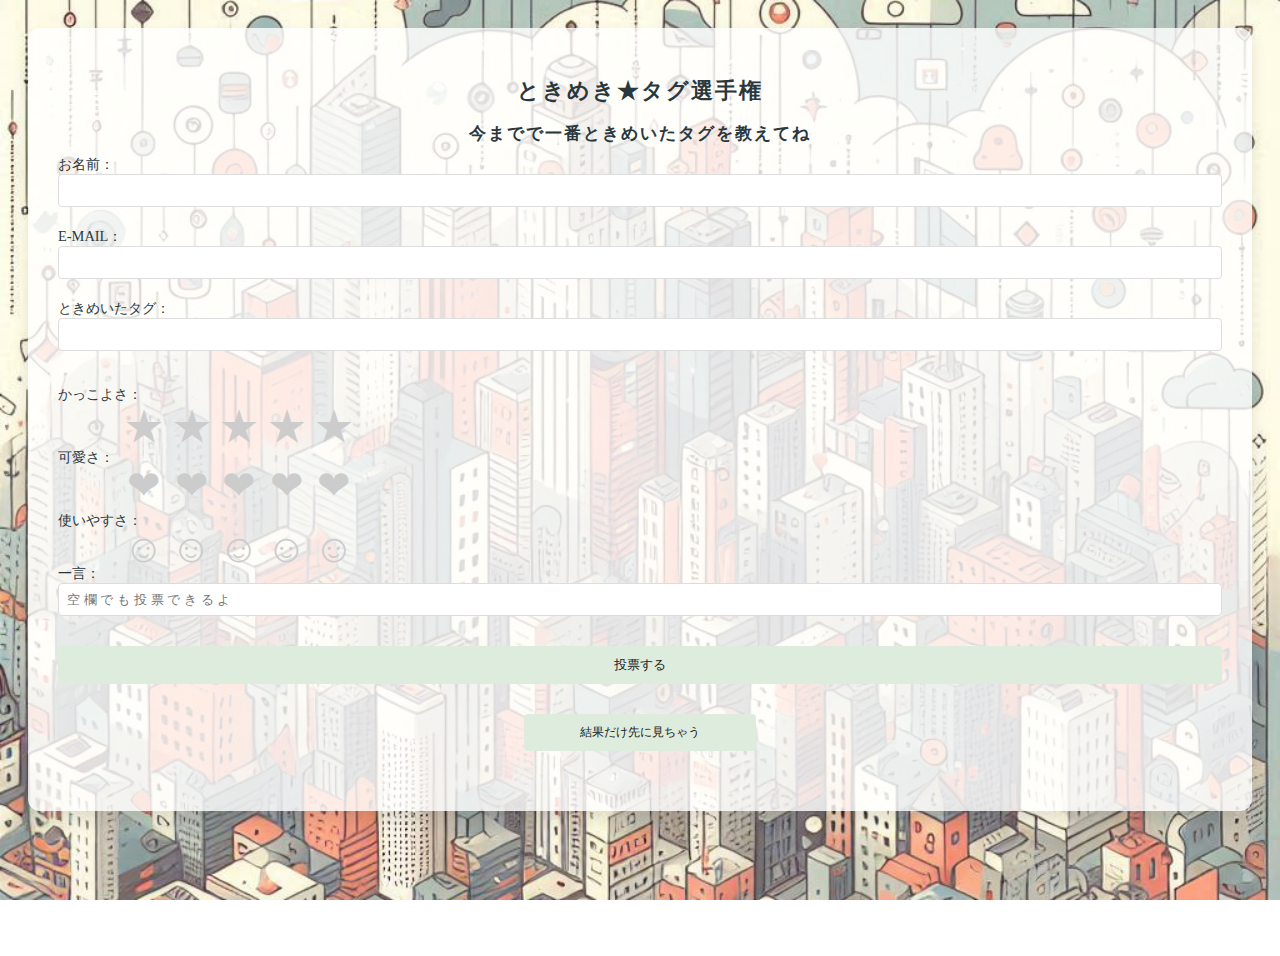
<file: index.html>
<!DOCTYPE html>
<html lang="ja">

<head>
    <meta charset="UTF-8">
    <meta name="viewport" content="width=device-width, initial-scale=1.0">
    <link rel="stylesheet" href="style.css">
    <title>ときめき★タグ選手権</title>
</head>
<body>
    <div class="container">
        <h2>ときめき★タグ選手権</h2>
        <h3>今までで一番ときめいたタグを教えてね</h3>
        <form action="write.php" method="post">
            <div class="form-group">
                <label for="name">お名前：</label>
                <input type="text" id="name" name="name" required>
            </div>
            <div class="form-group">
                <label for="mail">E-MAIL：</label>
                <input type="email" id="mail" name="mail" required>
            </div>
            <div class="form-group">
                <label for="tag">ときめいたタグ：</label>
                <input type="text" id="tag" name="tag" required>
            </div>
            <div class="rating-group">
                <div class="rating-item">
                    <p class="rating-label">かっこよさ：</p>
                    <div class="rating star-rating">
                        <!-- inputとlabelはidとfor属性で紐づけ -->
                        <input type="radio" id="cool5" name="cool_rating" value="5">
                        <label for="cool5" title="5 stars"></label>
                        <input type="radio" id="cool4" name="cool_rating" value="4">
                        <label for="cool4" title="4 stars"></label>
                        <input type="radio" id="cool3" name="cool_rating" value="3">
                        <label for="cool3" title="3 stars"></label>
                        <input type="radio" id="cool2" name="cool_rating" value="2">
                        <label for="cool2" title="2 stars"></label>
                        <input type="radio" id="cool1" name="cool_rating" value="1">
                        <label for="cool1" title="1 star"></label>
                    </div>
                </div>
                <div class="rating-item">
                    <p class="rating-label">可愛さ：</p>
                    <div class="rating heart-rating">
                        <input type="radio" id="cute5" name="cute_rating" value="5">
                        <label for="cute5" title="5 hearts"></label>
                        <input type="radio" id="cute4" name="cute_rating" value="4">
                        <label for="cute4" title="4 hearts"></label>
                        <input type="radio" id="cute3" name="cute_rating" value="3">
                        <label for="cute3" title="3 hearts"></label>
                        <input type="radio" id="cute2" name="cute_rating" value="2">
                        <label for="cute2" title="2 hearts"></label>
                        <input type="radio" id="cute1" name="cute_rating" value="1">
                        <label for="cute1" title="1 heart"></label>
                    </div>
                </div>
                <div class="rating-item">
                    <p class="rating-label">使いやすさ：</p>
                    <div class="rating smile-rating">
                        <input type="radio" id="usability5" name="usability_rating" value="5">
                        <label for="usability5" title="5 smiles"></label>
                        <input type="radio" id="usability4" name="usability_rating" value="4">
                        <label for="usability4" title="4 smiles"></label>
                        <input type="radio" id="usability3" name="usability_rating" value="3">
                        <label for="usability3" title="3 smiles"></label>
                        <input type="radio" id="usability2" name="usability_rating" value="2">
                        <label for="usability2" title="2 smiles"></label>
                        <input type="radio" id="usability1" name="usability_rating" value="1">
                        <label for="usability1" title="1 smile"></label>
                    </div>
                </div>
            </div>
            <div class="form-group">
                <label for="comment">一言：</label>
                <input type="text" id="comment" name="comment" placeholder="空 欄 で も 投 票 で き る よ">
            </div>
            <button type="submit" class="submit-btn">投票する</button>
        </form>
        <button id="check">結果だけ先に見ちゃう</button>
    </div>

    <script>
        document.addEventListener('DOMContentLoaded', function () {
            // 画面の読み込みが完全に終わってから
            const checkButton = document.getElementById("check");
            checkButton.addEventListener("click", function () {
                window.location.href = "result.php";
            });
        });
    </script>

</body>

</html>
</file>
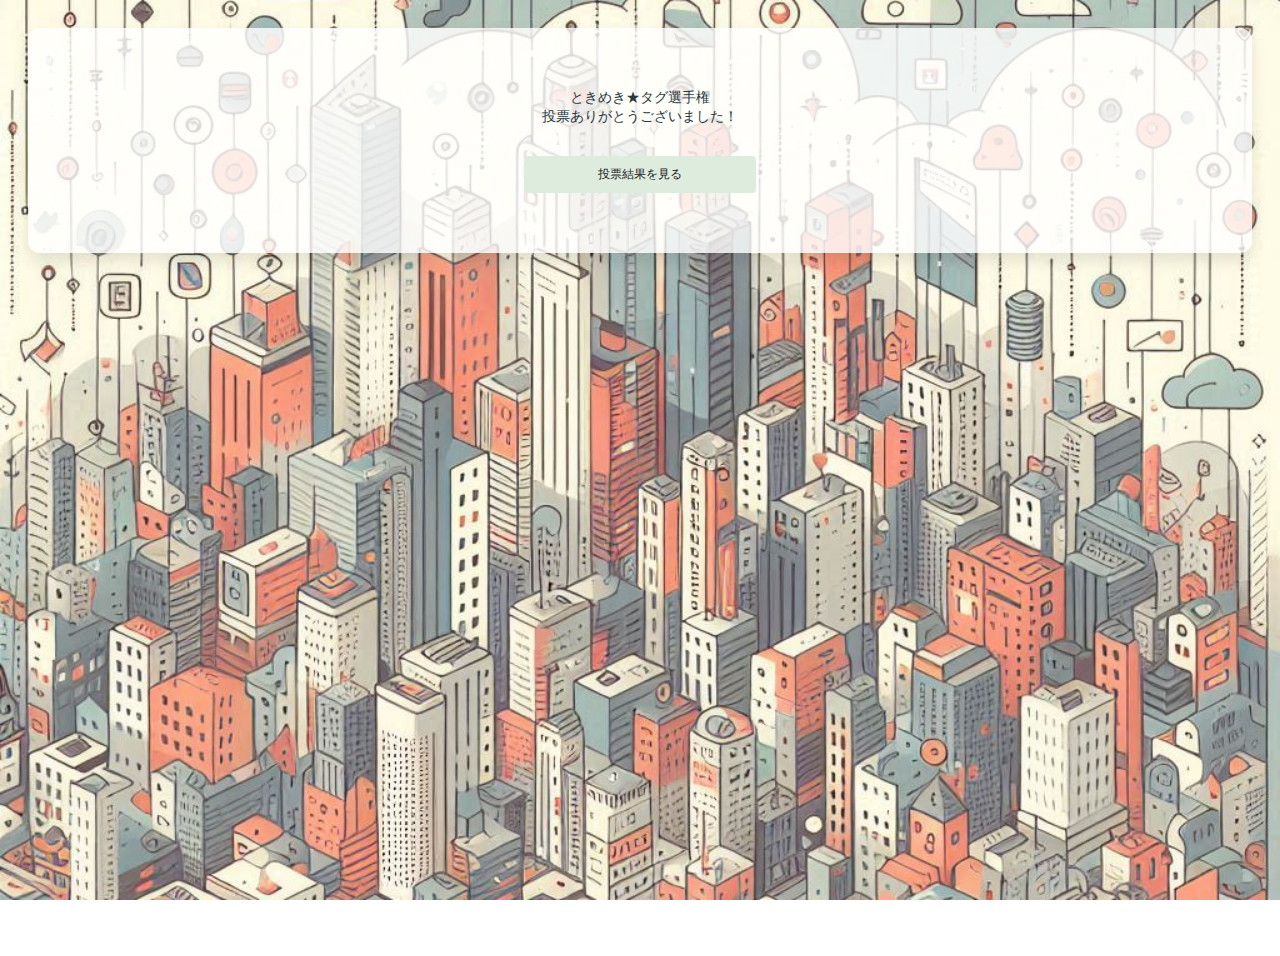
<file: thanks.html>
<!DOCTYPE html>
<html lang="ja">

<head>
    <meta charset="UTF-8">
    <meta name="viewport" content="width=device-width, initial-scale=1.0">
    <link rel="stylesheet" href="style.css">
    <title>ときめき★タグ選手権</title>
</head>

<body>
    <div class="container">
        <p class="thanks">ときめき★タグ選手権<br>
            投票ありがとうございました！</p>
        <button id="check">投票結果を見る</button>
    </div>

    <script>
        document.addEventListener('DOMContentLoaded', function () {
            // 画面の読み込みが完全に終わってから
            const checkButton = document.getElementById("check");
            checkButton.addEventListener("click", function () {
                window.location.href = "result.php";
            });
        });
    </script>


</body>

</html>
</file>
<file: style.css>
body {
    background-position: center;
    background-attachment: fixed;
    min-height: 100vh;
    padding: 20px;
    color: #2a383e;
    background-image: url("Designer.jpeg");
    /* background-repeat: no-repeat; */
    background-size: cover;
    font-size: 0.9rem;
}

.container {
    max-width: 1200px;
    padding: 30px;
    margin: 0 auto;
    background-color: rgba(255, 255, 255, 0.8); /*ちょっと透き通る感じ*/
    border-radius: 12px;
    box-shadow: 0 8px 16px rgba(0, 0, 0, 0.1);
}

h2,
h3 {
    text-align: center;
    margin-bottom: 10px;
    letter-spacing: 2px;
}

.form-group {
    margin-bottom: 20px;
}

input[type="text"],
input[type="email"] {
    width: 100%;
    padding: 8px;
    border: 1px solid #ddd;
    border-radius: 4px;
    box-sizing: border-box;
}

/* unicode-bidi: bidi-override（unicode文字の流れを逆にする）
direction: rtl;でright to left（5 4 3 2 1）
これでCSSの機能が5段階評価全部に反映される　 */
.rating {
    unicode-bidi: bidi-override;
    direction: rtl;
    text-align: center;
}

/* ラジオボタンは非表示（かわりに★などを使うため） */
.rating>input {
    display: none;
}

.rating-group {
    margin: 20px 0;
}

.rating-item {
    display: flex;
    align-items: center;
    margin-bottom: 15px;
}


.rating>label {
    display: inline-block;
    position: relative;
    width: 1.1em;
    font-size: 2.5rem;
    color: #ccc;
    cursor: pointer;
}

/* 星マーク */
.star-rating>label:before {
    content: "\2605";
    position: absolute;
    transition: color 0.2s ease;
}

.star-rating>input:checked~label:before,
.star-rating>input:hover~label:before {
    color: #ffd700;
}

/* ハート */
.heart-rating {
    margin-left: 25px;
    /* なぜかこのハートだけずれるため調整のmargin */
}

.heart-rating>label:before {
    content: "\2764";
    position: absolute;
    transition: color 0.2s ease;
}

.heart-rating>input:checked~label:before,
.heart-rating>input:hover~label:before {
    color: #ff69b4;
}

/* スマイル */
.smile-rating>label:before {
    content: "\263A";
    position: absolute;
    transition: color 0.2s ease;
}

.smile-rating>input:checked~label:before,
.smile-rating>input:hover~label:before {
    color: #32cd32;
}

.submit-btn {
    display: block;
    width: 100%;
    padding: 10px;
    background-color: #deecde;
    color: rgb(33, 33, 33);
    border: none;
    border-radius: 4px;
    cursor: pointer;
    margin-top: 30px;
}

.submit-btn:hover {
    background-color: #c3eec3;
}

.thanks {
    text-align: center;
    margin: 30px auto;
}

#check {
    display: block;
    width: 20%;
    padding: 10px;
    background-color: #deecde;
    color: rgb(33, 33, 33);
    border: none;
    border-radius: 4px;
    cursor: pointer;
    font-size: 12px;
    margin: 30px auto;
}

#check:hover {
    background-color: #c3eec3;
}

#back {
    display: block;
    width: 10%;
    padding: 10px;
    background-color: #deecde;
    color: rgb(33, 33, 33);
    border: none;
    border-radius: 4px;
    cursor: pointer;
    font-size: 12px;
    margin: 30px auto;
}

#back:hover {
    background-color: #c3eec3;
}

/* テーブル */
table {
    width: 100%;
    border-collapse: collapse;
    margin: 20px 0;
    background-color: rgba(255, 255, 255, 0.9); /* 半透明の白 */
    box-shadow: 0 4px 6px rgba(0, 0, 0, 0.1);
    border-radius: 8px;
    overflow: hidden;
}

/* ヘッダーのスタイル */
th {
    background-color: #ff9e80;  /* サーモンピンク */
    color: white;
    padding: 5px;
    text-align: center;
    font-weight: bold;
    letter-spacing: 1px;
}

/* セルのスタイル */
td {
    padding: 5px 5px;
    border-bottom: 1px solid #e0e0e0;
    color: #4a4a4a;
}

/* 偶数行の背景色(even か odd か） */
tr:nth-child(even) {
    background-color: rgba(236, 239, 241, 0.5);
}

/* 評価記号のスタイル */
.rating-symbol {
    color: #d1d1d1;
    font-size: 1.2em;
    margin-right: 3px;
    transition: color 0.3s ease;
}

/* かっこよさの評価 */
td:nth-child(4) .rating-symbol.filled {
    color: #d1e391;
}

/* 可愛さの評価 */
td:nth-child(5) .rating-symbol.filled {
    color: #ff9e80;
}

/* 使いやすさの評価 */
td:nth-child(6) .rating-symbol.filled {
    color: #a5d6a7;
}
</file>
